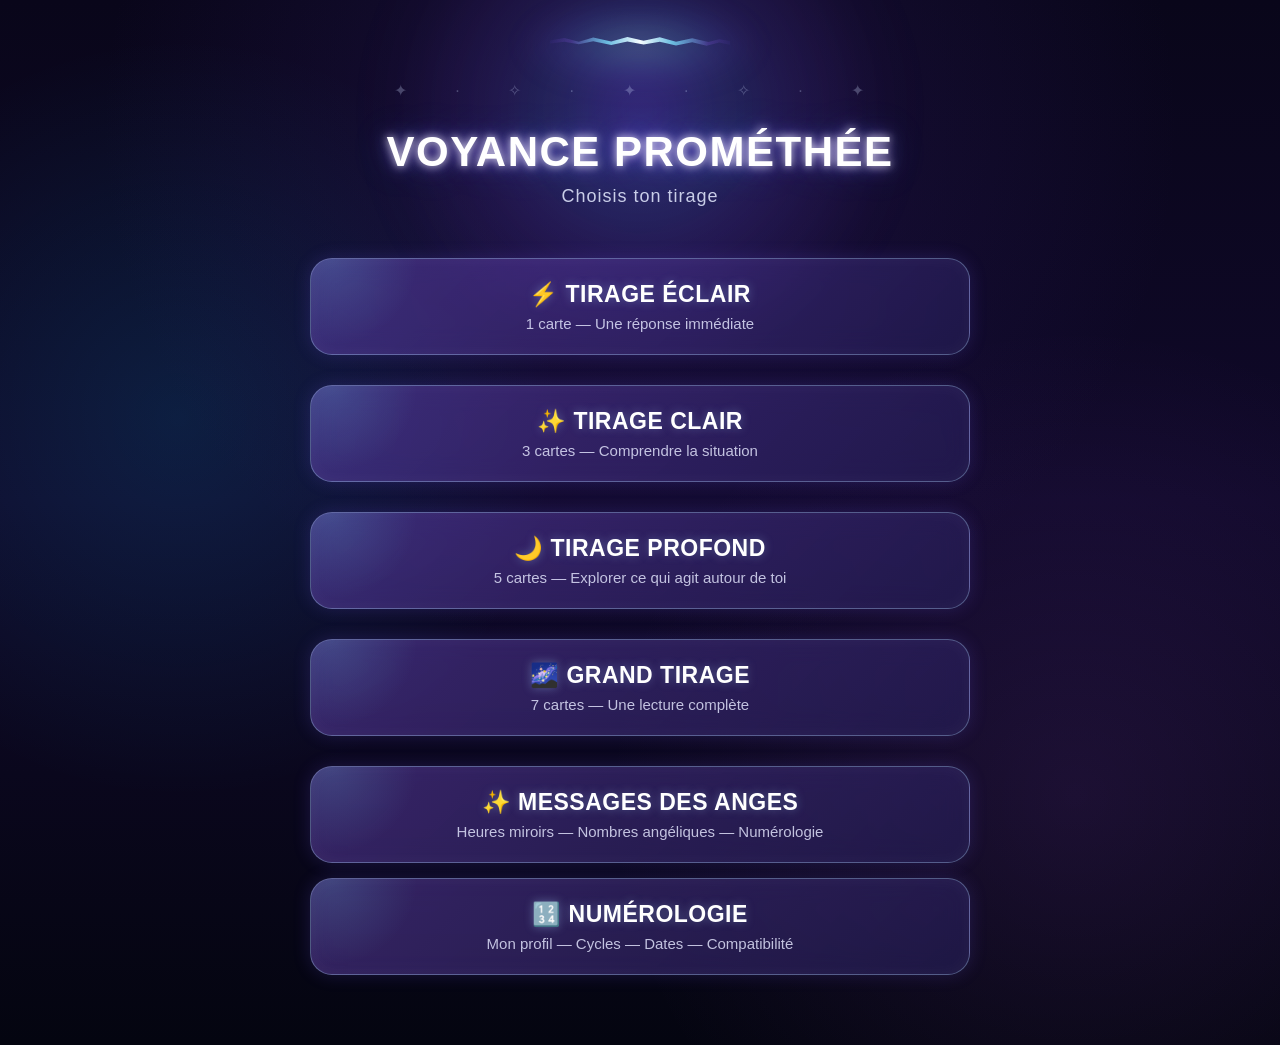
<file: index.html>
<!DOCTYPE html>
<html lang="fr">

<head>

  <meta charset="UTF-8">

  <meta
    name="viewport"
    content="width=device-width, initial-scale=1.0, viewport-fit=cover"
  >

  <meta
    name="theme-color"
    content="#09061a"
  >

  <title>
    Voyance Prométhée
  </title>

  <!-- ICÔNE IPHONE / IPAD -->
  <link
    rel="apple-touch-icon"
    href="images/Icone-app.PNG"
  >

  <!-- ICÔNE NAVIGATEUR -->
  <link
    rel="icon"
    type="image/png"
    href="images/Icone-app.PNG"
  >

  <!-- STYLE -->
  <link
    rel="stylesheet"
    href="style.css"
  >

</head>


<body>


  <!-- =====================================================
       ACCUEIL
  ====================================================== -->

  <main
    class="accueil"
    id="accueil"
  >

    <h1>
      VOYANCE PROMÉTHÉE
    </h1>

    <p class="sous-titre">
      Choisis ton tirage
    </p>


    <!-- TIRAGE 1 CARTE -->

    <button
      class="bouton-tirage"
      data-tirage="1"
      type="button"
    >

      <span class="nom-tirage">
        ⚡ TIRAGE ÉCLAIR
      </span>

      <span class="description">
        1 carte — Une réponse immédiate
      </span>

    </button>


    <!-- TIRAGE 3 CARTES -->

    <button
      class="bouton-tirage"
      data-tirage="3"
      type="button"
    >

      <span class="nom-tirage">
        ✨ TIRAGE CLAIR
      </span>

      <span class="description">
        3 cartes — Comprendre la situation
      </span>

    </button>


    <!-- TIRAGE 5 CARTES -->

    <button
      class="bouton-tirage"
      data-tirage="5"
      type="button"
    >

      <span class="nom-tirage">
        🌙 TIRAGE PROFOND
      </span>

      <span class="description">
        5 cartes — Explorer ce qui agit autour de toi
      </span>

    </button>


    <!-- TIRAGE 7 CARTES -->

    <button
      class="bouton-tirage"
      data-tirage="7"
      type="button"
    >

      <span class="nom-tirage">
        🌌 GRAND TIRAGE
      </span>

      <span class="description">
        7 cartes — Une lecture complète
      </span>

    </button>
<!-- MESSAGES DES ANGES -->

<a
  href="messages-des-anges.html"
  class="bouton-tirage"
  style="display:flex; flex-direction:column; align-items:center; justify-content:center; text-decoration:none;"
>

  <span class="nom-tirage">
    ✨ MESSAGES DES ANGES
  </span>

  <span class="description">
    Heures miroirs — Nombres angéliques — Numérologie
  </span>

</a>

<!-- NUMÉROLOGIE -->

<a
  href="numerologie.html"
  class="bouton-tirage"
  style="display:flex; flex-direction:column; align-items:center; justify-content:center; text-decoration:none;"
>

  <span class="nom-tirage">
    🔢 NUMÉROLOGIE
  </span>

  <span class="description">
    Mon profil — Cycles — Dates — Compatibilité
  </span>

</a>

    
  </main>


  <!-- =====================================================
       ÉCRAN DE TIRAGE
  ====================================================== -->

  <section
    class="zone-tirage"
    id="zoneTirage"
    hidden
  >

    <header class="entete-tirage">

      <h2 id="titreTirage">
      </h2>

      <p
        class="description-tirage"
        id="descriptionTirage"
      >
      </p>

    </header>

<div class="contexte-tirage">
  <label for="domaineTirage">
    ✨ Quel domaine souhaites-tu explorer ?
  </label>

  <select id="domaineTirage">
    <option value="general">Lecture générale</option>
    <option value="amour">Amour et relations</option>
    <option value="travail">Travail et projets</option>
    <option value="choix">Choix et décisions</option>
    <option value="personnel">Évolution personnelle</option>
    <option value="famille">Famille et entourage</option>
  </select>

  <label for="questionTirage">
    Ta question (facultative)
  </label>

  <textarea
    id="questionTirage"
    rows="3"
    maxlength="400"
    placeholder="Quelle situation souhaites-tu explorer ?"
  ></textarea>
</div>
    
    <!-- CARTES -->

    <div
      class="cartes-tirage"
      id="cartesTirage"
    >
    </div>


    <!-- ===================================================
         LECTURE APPROFONDIE
    ==================================================== -->

    <section
      class="lecture-approfondie"
      id="lectureApprofondie"
    >

      <button
        class="bouton-lecture"
        id="lectureApprofondieBtn"
        type="button"
        hidden
      >
        🔮 Lecture approfondie
      </button>


      <div
        class="lecture-resultat"
        id="lectureApprofondieZone"
        hidden
      >

        <div class="lecture-entete">

          <div class="lecture-symbole">
            ✦
          </div>

          <h3>
            Lecture approfondie
          </h3>

          <p>
            Les cartes sont maintenant interprétées
            en relation les unes avec les autres.
          </p>

        </div>


        <!-- ÉNERGIE GÉNÉRALE -->

        <section
          class="lecture-section"
          id="lectureEnergieGenerale"
          hidden
        >

          <h4>
            Énergie générale
          </h4>

          <div
            class="lecture-contenu"
            id="lectureEnergieContenu"
          >
          </div>

        </section>


        <!-- ASSOCIATIONS -->

        <section
          class="lecture-section"
          id="lectureAssociations"
        >

          <h4>
            Associations des cartes
          </h4>

          <div
            class="lecture-contenu"
            id="lectureAssociationsContenu"
          >
          </div>

        </section>


        <!-- FAMILLE DOMINANTE -->

        <section
          class="lecture-section"
          id="lectureFamilleDominante"
          hidden
        >

          <h4>
            Influence dominante
          </h4>

          <div
            class="lecture-contenu"
            id="lectureFamilleContenu"
          >
          </div>

        </section>


        <!-- SYNTHÈSE -->

        <section
          class="lecture-section lecture-synthese"
          id="lectureSynthese"
          hidden
        >

          <h4>
            Synthèse
          </h4>

          <div
            class="lecture-contenu"
            id="lectureSyntheseContenu"
          >
          </div>

        </section>

      </div>

    </section>


    <!-- ===================================================
         ACTIONS
    ==================================================== -->

    <div class="actions-tirage">

      <button
        class="bouton-action bouton-nouveau"
        id="nouveauTirageBtn"
        type="button"
      >
        🔄 Nouveau tirage
      </button>

      <button
        class="bouton-action bouton-retour"
        id="retourAccueilBtn"
        type="button"
      >
        ← Retour
      </button>

    </div>

  </section>


  <!-- =====================================================
       JAVASCRIPT
  ====================================================== -->

  <script src="script.js"></script>

</body>

</html>
</file>
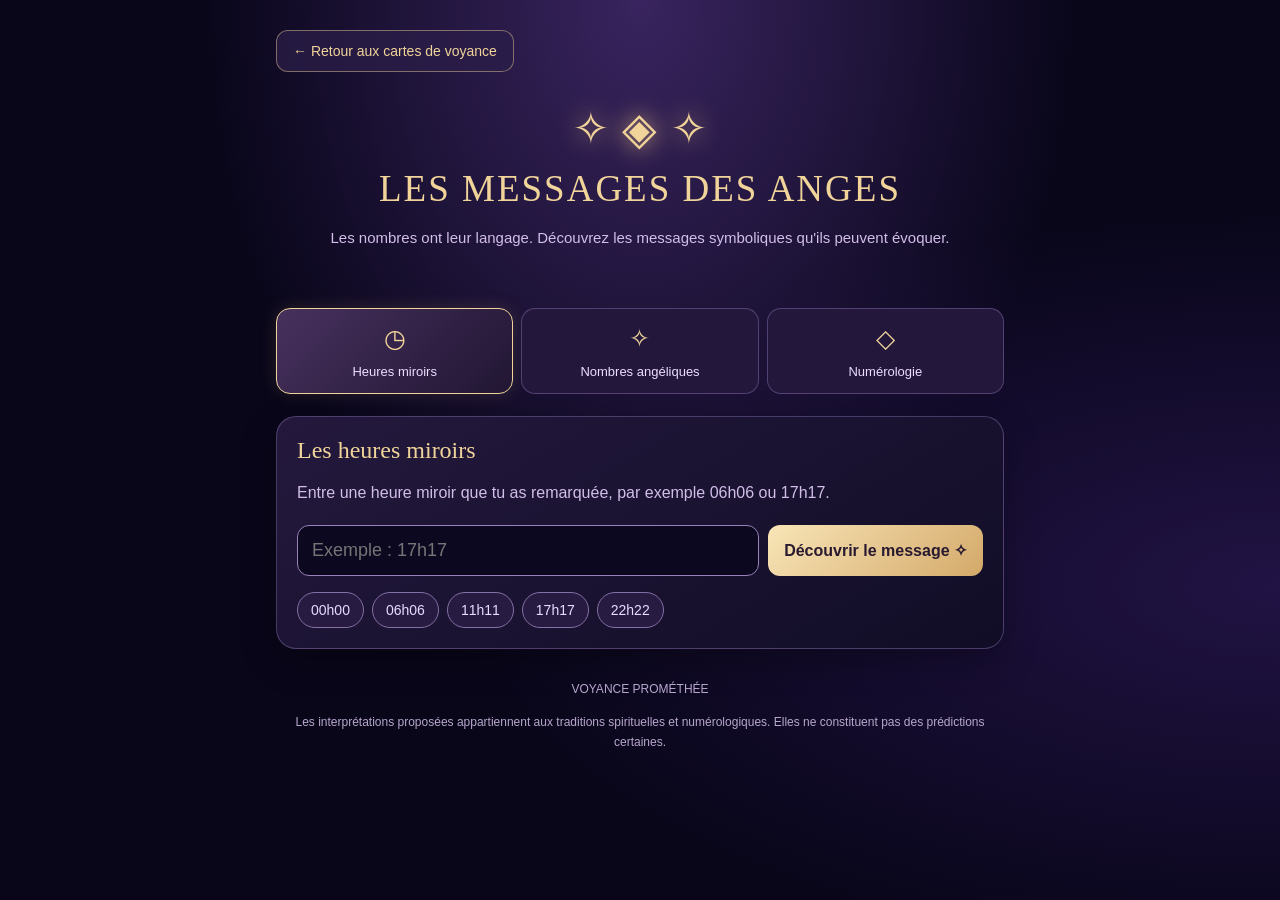
<file: messages-des-anges.html>
<!DOCTYPE html>
<html lang="fr">

<head>
  <meta charset="UTF-8">

  <meta
    name="viewport"
    content="width=device-width, initial-scale=1.0, viewport-fit=cover"
  >

  <meta name="theme-color" content="#09061a">

  <title>Les messages des anges - Voyance Prométhée</title>

  <link rel="stylesheet" href="messages-des-anges.css">

  <script src="messages-des-anges.js" defer></script>
</head>

<body>

  <main class="application">
<div class="navigation-retour">
  <a href="index.html" class="bouton-retour">
    ← Retour aux cartes de voyance
  </a>
</div>
    <header class="entete">
      <div class="symbole">✧ ◈ ✧</div>

      <h1>LES MESSAGES DES ANGES</h1>

      <p>
        Les nombres ont leur langage.
        Découvrez les messages symboliques
        qu'ils peuvent évoquer.
      </p>
    </header>

    <nav class="categories" aria-label="Catégories">

      <button
        type="button"
        class="categorie active"
        data-categorie="miroirs"
      >
        <span>◷</span>
        Heures miroirs
      </button>

      <button
        type="button"
        class="categorie"
        data-categorie="angeliques"
      >
        <span>✧</span>
        Nombres angéliques
      </button>

      <button
        type="button"
        class="categorie"
        data-categorie="numerologie"
      >
        <span>◇</span>
        Numérologie
      </button>

    </nav>

    <section class="panneau recherche">

      <h2 id="titreCategorie">Les heures miroirs</h2>

      <p class="description" id="descriptionCategorie">
        Entre une heure miroir que tu as remarquée.
      </p>

      <form id="formulaireRecherche">

        <input
          type="text"
          id="nombreRecherche"
          placeholder="Exemple : 17h17"
          maxlength="20"
          autocomplete="off"
          required
        >

        <button type="submit" class="bouton-principal">
          Découvrir le message ✧
        </button>

      </form>

      <div id="exemples" class="liste-nombres"></div>

    </section>

    <section
      id="resultat"
      class="panneau resultat"
      hidden
      aria-live="polite"
    >

      <p id="typeResultat" class="type-resultat"></p>

      <div id="nombreResultat" class="grand-nombre"></div>

      <div class="partie-lecture">
        <h3>✧ Le message symbolique</h3>
        <p id="messageSymbolique"></p>
      </div>

      <div class="partie-lecture">
        <h3>✧ Lecture approfondie</h3>
        <p id="lectureApprofondie"></p>
      </div>

      <div class="partie-lecture">
        <h3>✧ Une direction à explorer</h3>
        <p id="conseilMessage"></p>
      </div>

    </section>

    <section id="historique" class="panneau historique" hidden>

      <div class="entete-historique">
        <h2>Mes nombres consultés</h2>

        <button
          type="button"
          id="effacerHistorique"
          class="bouton-effacer"
        >
          Effacer
        </button>
      </div>

      <div id="listeHistorique" class="liste-nombres"></div>

    </section>

    <footer>
      <p>VOYANCE PROMÉTHÉE</p>

      <p>
        Les interprétations proposées appartiennent
        aux traditions spirituelles et numérologiques.
        Elles ne constituent pas des prédictions certaines.
      </p>
    </footer>

  </main>

</body>
</html>
</file>
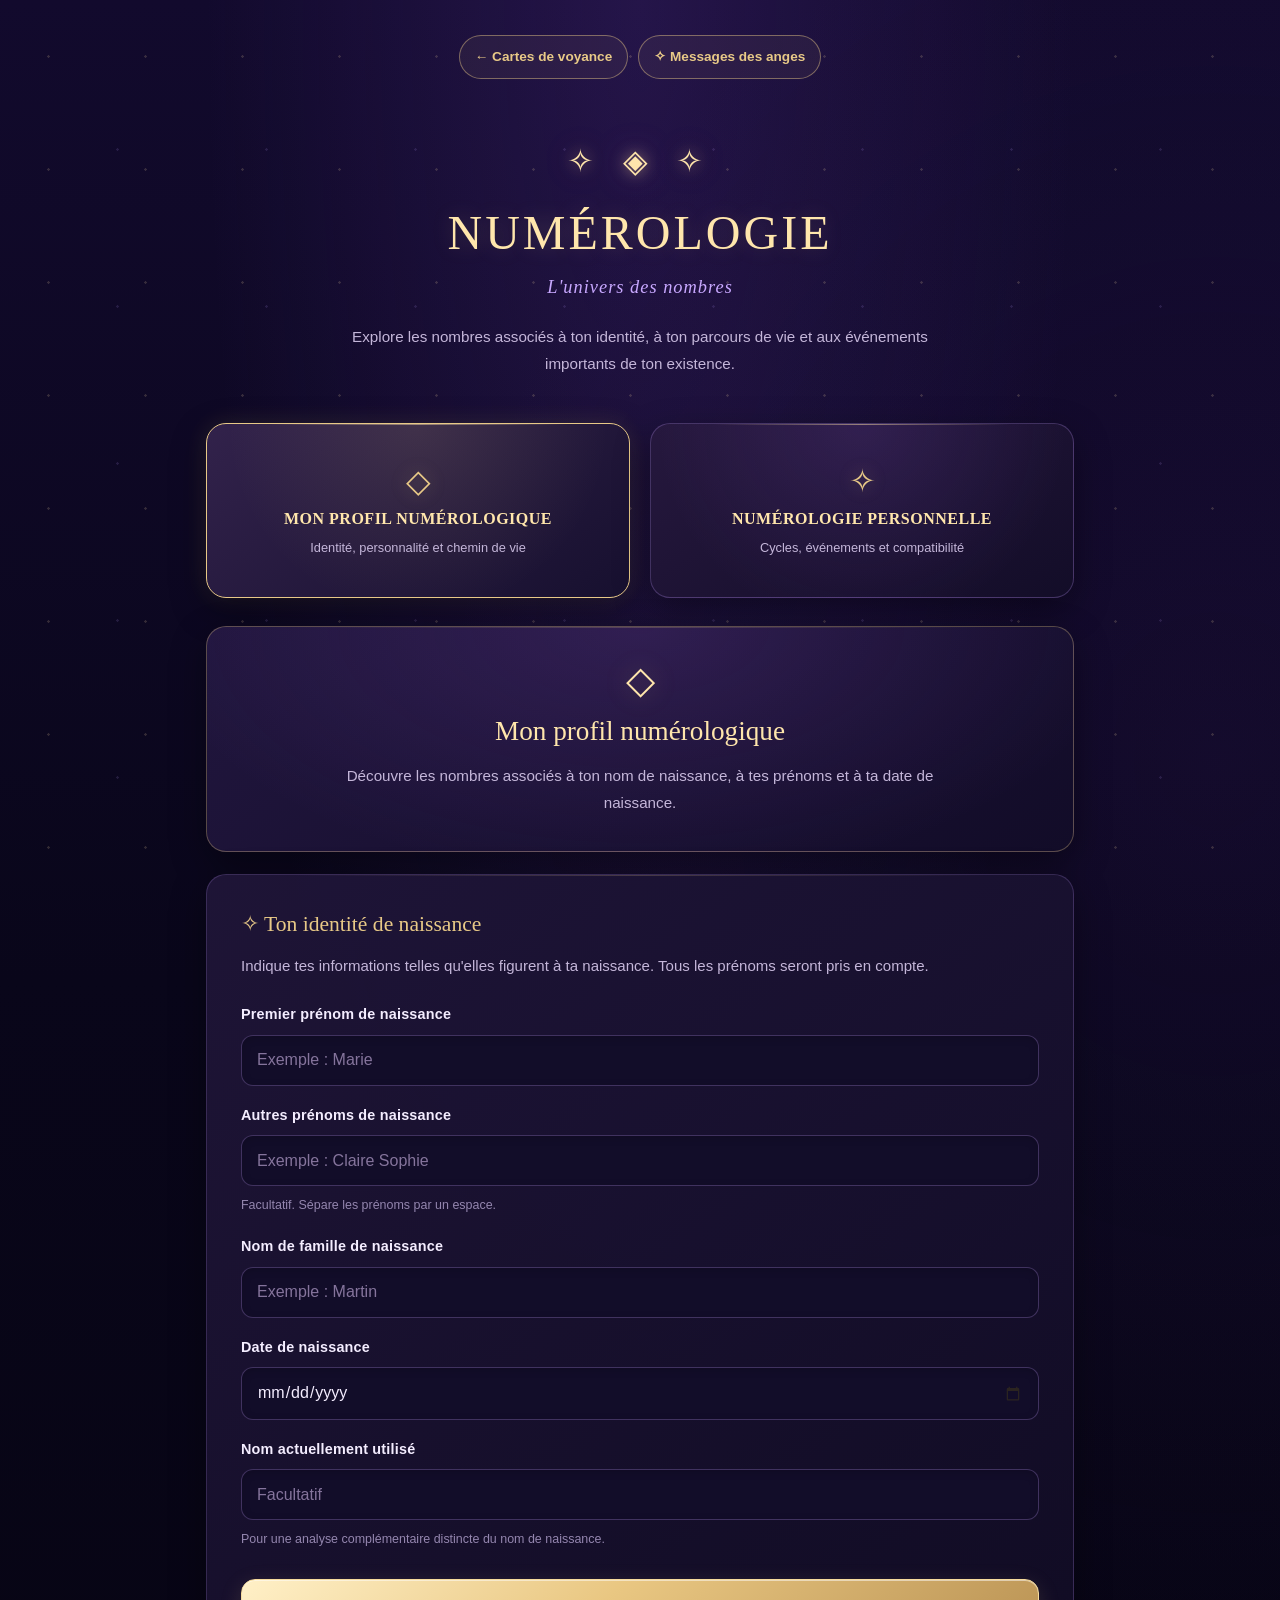
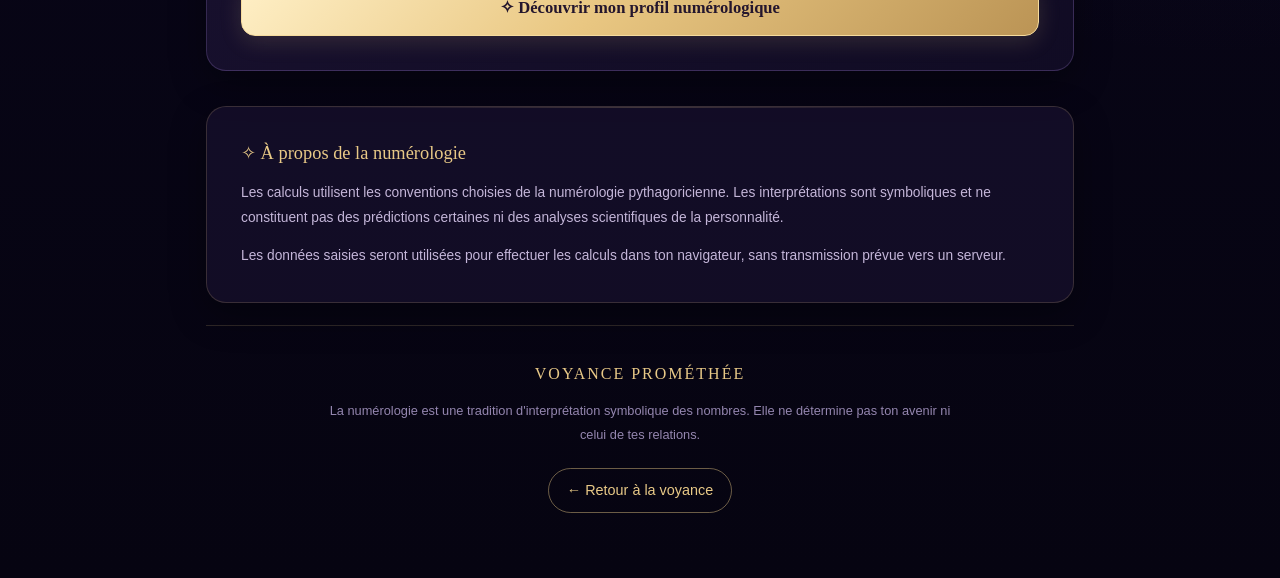
<file: numerologie.html>
<!DOCTYPE html>
<html lang="fr">

<head>

  <meta charset="UTF-8">

  <meta
    name="viewport"
    content="width=device-width, initial-scale=1.0, viewport-fit=cover"
  >

  <meta name="theme-color" content="#09061a">

  <meta
    name="apple-mobile-web-app-capable"
    content="yes"
  >

  <title>
    Numérologie - Voyance Prométhée
  </title>

  <!-- CSS -->
  <link rel="stylesheet" href="numerologie.css">

  <!-- JAVASCRIPT -->
  <script src="numerologie.js" defer></script>

</head>

<body>

  <main class="application">

    <!-- =========================================
         NAVIGATION
    ========================================== -->

    <nav class="navigation-principale"
         aria-label="Navigation principale">

      <a href="index.html" class="bouton-retour">
        ← Cartes de voyance
      </a>

      <a
        href="messages-des-anges.html"
        class="bouton-retour"
      >
        ✧ Messages des anges
      </a>

    </nav>


    <!-- =========================================
         EN-TÊTE
    ========================================== -->

    <header class="entete">

      <div class="symbole-principal"
           aria-hidden="true">
        ✧ ◈ ✧
      </div>

      <h1>NUMÉROLOGIE</h1>

      <p class="sous-titre">
        L'univers des nombres
      </p>

      <p class="introduction">
        Explore les nombres associés à ton identité,
        à ton parcours de vie et aux événements
        importants de ton existence.
      </p>

    </header>


    <!-- =========================================
         CHOIX DES DEUX RUBRIQUES
    ========================================== -->

    <nav class="menu-numerologie"
         aria-label="Rubriques de numérologie">

      <button
        type="button"
        class="bouton-rubrique actif"
        id="boutonProfil"
        data-rubrique="profil"
        aria-controls="rubriqueProfil"
        aria-expanded="true"
      >
        <span class="icone-rubrique">◇</span>

        <span class="nom-rubrique">
          MON PROFIL NUMÉROLOGIQUE
        </span>

        <span class="description-rubrique">
          Identité, personnalité et chemin de vie
        </span>
      </button>

      <button
        type="button"
        class="bouton-rubrique"
        id="boutonPersonnel"
        data-rubrique="personnel"
        aria-controls="rubriquePersonnel"
        aria-expanded="false"
      >
        <span class="icone-rubrique">✧</span>

        <span class="nom-rubrique">
          NUMÉROLOGIE PERSONNELLE
        </span>

        <span class="description-rubrique">
          Cycles, événements et compatibilité
        </span>
      </button>

    </nav>


    <!-- =========================================
         RUBRIQUE 1
         MON PROFIL NUMÉROLOGIQUE
    ========================================== -->

    <section
      id="rubriqueProfil"
      class="rubrique"
    >

      <div class="panneau presentation">

        <div class="symbole-section"
             aria-hidden="true">
          ◇
        </div>

        <h2>Mon profil numérologique</h2>

        <p>
          Découvre les nombres associés à ton
          nom de naissance, à tes prénoms et
          à ta date de naissance.
        </p>

      </div>


      <!-- INFORMATIONS PERSONNELLES -->

      <section class="panneau">

        <h3>✧ Ton identité de naissance</h3>

        <p class="description">
          Indique tes informations telles
          qu'elles figurent à ta naissance.
          Tous les prénoms seront pris en compte.
        </p>

        <form id="formulaireProfil">

          <div class="champ">

            <label for="prenomNaissance">
              Premier prénom de naissance
            </label>

            <input
              type="text"
              id="prenomNaissance"
              name="prenomNaissance"
              placeholder="Exemple : Marie"
              autocomplete="off"
              maxlength="100"
              required
            >

          </div>


          <div class="champ">

            <label for="autresPrenoms">
              Autres prénoms de naissance
            </label>

            <input
              type="text"
              id="autresPrenoms"
              name="autresPrenoms"
              placeholder="Exemple : Claire Sophie"
              autocomplete="off"
              maxlength="200"
            >

            <p class="aide-champ">
              Facultatif. Sépare les prénoms
              par un espace.
            </p>

          </div>


          <div class="champ">

            <label for="nomNaissance">
              Nom de famille de naissance
            </label>

            <input
              type="text"
              id="nomNaissance"
              name="nomNaissance"
              placeholder="Exemple : Martin"
              autocomplete="off"
              maxlength="150"
              required
            >

          </div>


          <div class="champ">

            <label for="dateNaissance">
              Date de naissance
            </label>

            <input
              type="date"
              id="dateNaissance"
              name="dateNaissance"
              required
            >

          </div>


          <div class="champ">

            <label for="nomUsage">
              Nom actuellement utilisé
            </label>

            <input
              type="text"
              id="nomUsage"
              name="nomUsage"
              placeholder="Facultatif"
              autocomplete="off"
              maxlength="150"
            >

            <p class="aide-champ">
              Pour une analyse complémentaire
              distincte du nom de naissance.
            </p>

          </div>


          <button
            type="submit"
            class="bouton-principal"
            id="calculerProfil"
          >
            ✧ Découvrir mon profil numérologique
          </button>

        </form>

      </section>


      <!-- RÉSULTATS DU PROFIL -->

      <section
        id="resultatProfil"
        class="panneau resultat"
        hidden
        aria-live="polite"
      >

        <div class="resultat-entete">

          <div class="symbole-resultat"
               aria-hidden="true">
            ✦
          </div>

          <h3>Ton portrait numérologique</h3>

          <p id="identiteResultat"></p>

        </div>


        <div class="grille-resultats">

          <article class="carte-nombre">

            <h4>Chemin de vie</h4>

            <div
              id="nombreCheminVie"
              class="valeur-nombre"
            ></div>

            <p id="resumeCheminVie"></p>

          </article>


          <article class="carte-nombre">

            <h4>Nombre d'expression</h4>

            <div
              id="nombreExpression"
              class="valeur-nombre"
            ></div>

            <p id="resumeExpression"></p>

          </article>


          <article class="carte-nombre">

            <h4>Élan de l'âme</h4>

            <div
              id="nombreAme"
              class="valeur-nombre"
            ></div>

            <p id="resumeAme"></p>

          </article>


          <article class="carte-nombre">

            <h4>Nombre de personnalité</h4>

            <div
              id="nombrePersonnalite"
              class="valeur-nombre"
            ></div>

            <p id="resumePersonnalite"></p>

          </article>


          <article class="carte-nombre">

            <h4>Nombre de maturité</h4>

            <div
              id="nombreMaturite"
              class="valeur-nombre"
            ></div>

            <p id="resumeMaturite"></p>

          </article>

        </div>


        <!-- EXPLICATION DES CALCULS -->

        <section class="partie-lecture">

          <h4>✧ Comment tes nombres sont calculés</h4>

          <div
            id="detailsCalculProfil"
            class="lecture-contenu"
          ></div>

        </section>


        <!-- FORCES -->

        <section class="partie-lecture">

          <h4>✧ Tes forces symboliques</h4>

          <div
            id="lectureForces"
            class="lecture-contenu"
          ></div>

        </section>


        <!-- DÉFIS -->

        <section class="partie-lecture">

          <h4>✧ Tes défis et tes équilibres</h4>

          <div
            id="lectureDefis"
            class="lecture-contenu"
          ></div>

        </section>


        <!-- ASPIRATIONS -->

        <section class="partie-lecture">

          <h4>✧ Tes aspirations profondes</h4>

          <div
            id="lectureAspirations"
            class="lecture-contenu"
          ></div>

        </section>


        <!-- RELATIONS -->

        <section class="partie-lecture">

          <h4>✧ Tes relations et tes échanges</h4>

          <div
            id="lectureRelations"
            class="lecture-contenu"
          ></div>

        </section>


        <!-- SYNTHÈSE -->

        <section class="partie-lecture synthese">

          <h4>✧ Synthèse de ton profil</h4>

          <div
            id="syntheseProfil"
            class="lecture-contenu"
          ></div>

        </section>

      </section>

    </section>


    <!-- =========================================
         RUBRIQUE 2
         NUMÉROLOGIE PERSONNELLE
    ========================================== -->

    <section
      id="rubriquePersonnel"
      class="rubrique"
      hidden
    >

      <div class="panneau presentation">

        <div class="symbole-section"
             aria-hidden="true">
          ✧
        </div>

        <h2>Numérologie personnelle</h2>

        <p>
          Explore les influences symboliques
          associées aux cycles de ta vie,
          aux dates importantes et aux relations.
        </p>

      </div>


      <!-- SOUS-MENU -->

      <nav
        class="sous-menu"
        aria-label="Analyses personnelles"
      >

        <button
          type="button"
          class="bouton-sous-menu actif"
          data-analyse="cycles"
          aria-pressed="true"
        >
          Mes cycles
        </button>

        <button
          type="button"
          class="bouton-sous-menu"
          data-analyse="evenement"
          aria-pressed="false"
        >
          Date importante
        </button>

        <button
          type="button"
          class="bouton-sous-menu"
          data-analyse="compatibilite"
          aria-pressed="false"
        >
          Compatibilité
        </button>

      </nav>


      <!-- ======================================
           MES CYCLES PERSONNELS
      ======================================= -->

      <section
        id="analyseCycles"
        class="analyse-personnelle"
      >

        <div class="panneau">

          <h3>✧ Mes cycles personnels</h3>

          <p class="description">
            Découvre les thèmes symboliques
            associés à ton année personnelle,
            ton mois personnel et ton jour personnel.
          </p>

          <form id="formulaireCycles">

            <div class="champ">

              <label for="naissanceCycles">
                Ta date de naissance
              </label>

              <input
                type="date"
                id="naissanceCycles"
                required
              >

            </div>

            <div class="champ">

              <label for="dateCycles">
                Date à étudier
              </label>

              <input
                type="date"
                id="dateCycles"
                required
              >

            </div>

            <button
              type="submit"
              class="bouton-principal"
            >
              ✧ Découvrir mes cycles
            </button>

          </form>

        </div>


        <section
          id="resultatCycles"
          class="panneau resultat"
          hidden
          aria-live="polite"
        >

          <h3>Mes cycles numérologiques</h3>

          <div class="grille-resultats">

            <article class="carte-nombre">

              <h4>Année personnelle</h4>

              <div
                id="nombreAnneePersonnelle"
                class="valeur-nombre"
              ></div>

              <p id="resumeAnneePersonnelle"></p>

            </article>

            <article class="carte-nombre">

              <h4>Mois personnel</h4>

              <div
                id="nombreMoisPersonnel"
                class="valeur-nombre"
              ></div>

              <p id="resumeMoisPersonnel"></p>

            </article>

            <article class="carte-nombre">

              <h4>Jour personnel</h4>

              <div
                id="nombreJourPersonnel"
                class="valeur-nombre"
              ></div>

              <p id="resumeJourPersonnel"></p>

            </article>

          </div>


          <section class="partie-lecture">

            <h4>✧ Détails des calculs</h4>

            <div
              id="detailsCalculCycles"
              class="lecture-contenu"
            ></div>

          </section>


          <section class="partie-lecture">

            <h4>✧ Lecture de cette période</h4>

            <div
              id="lectureCycles"
              class="lecture-contenu"
            ></div>

          </section>

        </section>

      </section>


      <!-- ======================================
           ANALYSE D'UNE DATE IMPORTANTE
      ======================================= -->

      <section
        id="analyseEvenement"
        class="analyse-personnelle"
        hidden
      >

        <div class="panneau">

          <h3>✧ Une date importante</h3>

          <p class="description">
            Étudie la symbolique numérologique
            d'une date prévue pour un événement.
          </p>

          <form id="formulaireEvenement">

            <div class="champ">

              <label for="naissanceEvenement">
                Ta date de naissance
              </label>

              <input
                type="date"
                id="naissanceEvenement"
                required
              >

            </div>


            <div class="champ">

              <label for="dateEvenement">
                Date de l'événement
              </label>

              <input
                type="date"
                id="dateEvenement"
                required
              >

            </div>


            <div class="champ">

              <label for="typeEvenement">
                Nature de l'événement
              </label>

              <select
                id="typeEvenement"
                required
              >

                <option value="">
                  Choisir un événement
                </option>

                <option value="amour">
                  Mariage ou rencontre
                </option>

                <option value="travail">
                  Travail ou projet professionnel
                </option>

                <option value="voyage">
                  Voyage
                </option>

                <option value="demenagement">
                  Déménagement
                </option>

                <option value="projet">
                  Nouveau projet
                </option>

                <option value="personnel">
                  Événement personnel
                </option>

              </select>

            </div>


            <div class="champ">

              <label for="nomEvenement">
                Nom de l'événement
              </label>

              <input
                type="text"
                id="nomEvenement"
                placeholder="Facultatif"
                maxlength="120"
              >

            </div>


            <button
              type="submit"
              class="bouton-principal"
            >
              ✧ Analyser cette date
            </button>

          </form>

        </div>


        <section
          id="resultatEvenement"
          class="panneau resultat"
          hidden
          aria-live="polite"
        >

          <h3>Étude de ton événement</h3>

          <p id="titreResultatEvenement"></p>

          <div class="grille-resultats">

            <article class="carte-nombre">

              <h4>Nombre de la date</h4>

              <div
                id="nombreDateEvenement"
                class="valeur-nombre"
              ></div>

            </article>

            <article class="carte-nombre">

              <h4>Ton jour personnel</h4>

              <div
                id="nombreJourEvenement"
                class="valeur-nombre"
              ></div>

            </article>

          </div>


          <section class="partie-lecture">

            <h4>✧ Détails des calculs</h4>

            <div
              id="detailsCalculEvenement"
              class="lecture-contenu"
            ></div>

          </section>


          <section class="partie-lecture">

            <h4>✧ Signification de cette date</h4>

            <div
              id="lectureEvenement"
              class="lecture-contenu"
            ></div>

          </section>


          <section class="partie-lecture">

            <h4>✧ Une direction à explorer</h4>

            <div
              id="conseilEvenement"
              class="lecture-contenu"
            ></div>

          </section>

        </section>

      </section>


      <!-- ======================================
           COMPATIBILITÉ
      ======================================= -->

      <section
        id="analyseCompatibilite"
        class="analyse-personnelle"
        hidden
      >

        <div class="panneau">

          <h3>✧ Compatibilité numérologique</h3>

          <p class="description">
            Compare deux chemins de vie pour
            explorer leurs complémentarités
            et leurs différences symboliques.
          </p>

          <form id="formulaireCompatibilite">

            <div class="champ">

              <label for="prenomPersonne1">
                Prénom de la première personne
              </label>

              <input
                type="text"
                id="prenomPersonne1"
                placeholder="Facultatif"
                maxlength="100"
              >

            </div>


            <div class="champ">

              <label for="datePersonne1">
                Sa date de naissance
              </label>

              <input
                type="date"
                id="datePersonne1"
                required
              >

            </div>


            <div class="separateur-personnes">
              ✧ ET ✧
            </div>


            <div class="champ">

              <label for="prenomPersonne2">
                Prénom de la deuxième personne
              </label>

              <input
                type="text"
                id="prenomPersonne2"
                placeholder="Facultatif"
                maxlength="100"
              >

            </div>


            <div class="champ">

              <label for="datePersonne2">
                Sa date de naissance
              </label>

              <input
                type="date"
                id="datePersonne2"
                required
              >

            </div>


            <div class="champ">

              <label for="typeRelation">
                Type de relation
              </label>

              <select id="typeRelation">

                <option value="amoureuse">
                  Relation amoureuse
                </option>

                <option value="amicale">
                  Amitié
                </option>

                <option value="familiale">
                  Relation familiale
                </option>

                <option value="professionnelle">
                  Relation professionnelle
                </option>

              </select>

            </div>


            <button
              type="submit"
              class="bouton-principal"
            >
              ✧ Étudier notre compatibilité
            </button>

          </form>

        </div>


        <section
          id="resultatCompatibilite"
          class="panneau resultat"
          hidden
          aria-live="polite"
        >

          <h3>Étude de compatibilité</h3>

          <div class="grille-resultats">

            <article class="carte-nombre">

              <h4 id="nomResultatPersonne1">
                Première personne
              </h4>

              <div
                id="nombrePersonne1"
                class="valeur-nombre"
              ></div>

            </article>


            <article class="carte-nombre">

              <h4 id="nomResultatPersonne2">
                Deuxième personne
              </h4>

              <div
                id="nombrePersonne2"
                class="valeur-nombre"
              ></div>

            </article>

          </div>


          <section class="partie-lecture">

            <h4>✧ Détails des calculs</h4>

            <div
              id="detailsCalculCompatibilite"
              class="lecture-contenu"
            ></div>

          </section>


          <section class="partie-lecture">

            <h4>✧ Les complémentarités</h4>

            <div
              id="lectureComplementarites"
              class="lecture-contenu"
            ></div>

          </section>


          <section class="partie-lecture">

            <h4>✧ Les différences et les défis</h4>

            <div
              id="lectureDifferences"
              class="lecture-contenu"
            ></div>

          </section>


          <section class="partie-lecture synthese">

            <h4>✧ Synthèse de la relation</h4>

            <div
              id="syntheseCompatibilite"
              class="lecture-contenu"
            ></div>

          </section>

        </section>

      </section>

    </section>


    <!-- =========================================
         CONFIDENTIALITÉ ET INFORMATIONS
    ========================================== -->

    <section class="panneau informations">

      <h3>✧ À propos de la numérologie</h3>

      <p>
        Les calculs utilisent les conventions
        choisies de la numérologie pythagoricienne.
        Les interprétations sont symboliques
        et ne constituent pas des prédictions
        certaines ni des analyses scientifiques
        de la personnalité.
      </p>

      <p>
        Les données saisies seront utilisées
        pour effectuer les calculs dans
        ton navigateur, sans transmission
        prévue vers un serveur.
      </p>

    </section>


    <!-- =========================================
         PIED DE PAGE
    ========================================== -->

    <footer>

      <p>VOYANCE PROMÉTHÉE</p>

      <p>
        La numérologie est une tradition
        d'interprétation symbolique des nombres.
        Elle ne détermine pas ton avenir
        ni celui de tes relations.
      </p>

      <a href="index.html">
        ← Retour à la voyance
      </a>

    </footer>

  </main>

</body>
</html>
</file>
<file: style.css>
/* =========================================================
   VOYANCE PROMÉTHÉE
   STYLE.CSS
========================================================= */


/* =========================================================
   BASE
========================================================= */

* {
  box-sizing: border-box;
}

html {
  min-height: 100%;
}

body {
  margin: 0;

  min-height: 100vh;

  font-family:
    Arial,
    Helvetica,
    sans-serif;

  color: white;

  text-align: center;

  display: flex;
  justify-content: center;
  align-items: center;

  overflow-x: hidden;

  position: relative;

  background:
    radial-gradient(
      circle at 50% 12%,
      rgba(111, 82, 255, 0.30) 0%,
      rgba(61, 37, 130, 0.16) 22%,
      transparent 48%
    ),

    radial-gradient(
      circle at 14% 40%,
      rgba(0, 191, 255, 0.12) 0%,
      transparent 30%
    ),

    radial-gradient(
      circle at 84% 76%,
      rgba(195, 95, 255, 0.10) 0%,
      transparent 35%
    ),

    linear-gradient(
      180deg,
      #09061a 0%,
      #10092a 48%,
      #040510 100%
    );
}


/* =========================================================
   HALO GÉNÉRAL
========================================================= */

body::before {
  content: "";

  position: fixed;

  top: -80px;
  left: 50%;

  transform: translateX(-50%);

  width: 700px;
  height: 380px;

  background:
    radial-gradient(
      circle,
      rgba(114, 94, 255, 0.18) 0%,
      rgba(72, 198, 255, 0.08) 22%,
      rgba(145, 85, 255, 0.05) 40%,
      transparent 70%
    );

  filter: blur(18px);

  pointer-events: none;

  z-index: 0;
}


/* =========================================================
   PETITES ÉTOILES
========================================================= */

body::after {
  content:
    "✦     ·        ✧        ·      ✦      ·       ✧     ·      ✦";

  position: fixed;

  top: 9%;
  left: 5%;

  width: 90%;

  font-size: 16px;

  letter-spacing: 22px;

  color:
    rgba(208, 224, 255, 0.28);

  pointer-events: none;

  z-index: 0;
}


/* =========================================================
   ÉLÉMENTS CACHÉS
========================================================= */

[hidden] {
  display: none !important;
}


/* =========================================================
   ACCUEIL
========================================================= */

.accueil {
  width: 92%;

  max-width: 700px;

  padding:
    40px
    20px
    55px;

  position: relative;

  z-index: 2;
}


/* =========================================================
   HALO DE LA BRÈCHE
========================================================= */

.accueil::before {
  content: "";

  position: absolute;

  top: 0;
  left: 50%;

  transform: translateX(-50%);

  width: 240px;
  height: 90px;

  border-radius: 50%;

  background:
    radial-gradient(
      ellipse at center,
      rgba(185, 240, 255, 0.22) 0%,
      rgba(118, 214, 255, 0.15) 28%,
      rgba(132, 92, 255, 0.10) 48%,
      transparent 72%
    );

  filter: blur(12px);

  pointer-events: none;
}


/* =========================================================
   BRÈCHE LUMINEUSE
========================================================= */

.accueil::after {
  content: "";

  position: absolute;

  top: 28px;
  left: 50%;

  transform: translateX(-50%);

  width: 180px;
  height: 24px;

  background:
    linear-gradient(
      90deg,
      rgba(115, 72, 255, 0.05) 0%,
      rgba(154, 94, 255, 0.20) 12%,
      rgba(122, 224, 255, 0.78) 32%,
      rgba(245, 252, 255, 1) 50%,
      rgba(122, 224, 255, 0.78) 68%,
      rgba(154, 94, 255, 0.20) 88%,
      rgba(115, 72, 255, 0.05) 100%
    );

  clip-path:
    polygon(
      0% 52%,
      8% 42%,
      16% 57%,
      24% 40%,
      34% 56%,
      43% 38%,
      52% 53%,
      61% 39%,
      70% 57%,
      79% 43%,
      88% 58%,
      94% 47%,
      100% 54%,
      100% 70%,
      94% 60%,
      87% 74%,
      79% 59%,
      70% 73%,
      61% 57%,
      52% 69%,
      43% 56%,
      34% 71%,
      24% 55%,
      16% 68%,
      8% 57%,
      0% 65%
    );

  box-shadow:
    0 0 10px
      rgba(188, 243, 255, 0.95),

    0 0 24px
      rgba(109, 219, 255, 0.72),

    0 0 48px
      rgba(136, 82, 255, 0.40);

  pointer-events: none;
}


/* =========================================================
   TITRE ACCUEIL
========================================================= */

h1 {
  font-size: 42px;

  margin:
    88px
    0
    10px;

  letter-spacing: 1.5px;

  text-shadow:
    0 0 8px
      rgba(255, 255, 255, 0.82),

    0 0 18px
      rgba(137, 94, 255, 0.72),

    0 0 42px
      rgba(66, 207, 255, 0.30);
}

.sous-titre {
  font-size: 18px;

  margin:
    0
    0
    36px;

  color:
    rgba(228, 234, 255, 0.86);

  letter-spacing: 1px;
}


/* =========================================================
   BOUTONS DE TIRAGE
========================================================= */

.bouton-tirage {
  width: 100%;

  margin:
    15px
    0;

  padding:
    22px
    24px;

  border-radius: 22px;

  border:
    1px solid
    rgba(178, 220, 255, 0.35);

  color: white;

  cursor: pointer;

  position: relative;

  overflow: hidden;

  background:
    linear-gradient(
      135deg,
      rgba(126, 83, 220, 0.40),
      rgba(39, 32, 92, 0.58)
    );

  backdrop-filter: blur(14px);

  -webkit-backdrop-filter:
    blur(14px);

  box-shadow:
    0 0 18px
      rgba(119, 95, 255, 0.18),

    inset
    0 0 18px
      rgba(255, 255, 255, 0.04);

  transition:
    transform 0.25s ease,
    box-shadow 0.25s ease,
    border-color 0.25s ease;
}

.bouton-tirage::before {
  content: "";

  position: absolute;

  width: 180px;
  height: 180px;

  top: -90px;
  left: -70px;

  border-radius: 50%;

  background:
    radial-gradient(
      circle,
      rgba(115, 229, 255, 0.16),
      transparent 68%
    );

  pointer-events: none;
}

.bouton-tirage:hover,
.bouton-tirage:active {
  transform:
    translateY(-3px)
    scale(1.015);

  border-color:
    rgba(162, 229, 255, 0.75);

  box-shadow:
    0 0 18px
      rgba(104, 215, 255, 0.30),

    0 0 35px
      rgba(134, 77, 255, 0.25),

    inset
    0 0 20px
      rgba(255, 255, 255, 0.05);
}

.nom-tirage {
  display: block;

  font-size: 23px;

  font-weight: bold;

  margin-bottom: 7px;

  letter-spacing: 0.5px;

  text-shadow:
    0 0 10px
    rgba(169, 216, 255, 0.35);
}

.description {
  display: block;

  font-size: 15px;

  color:
    rgba(229, 232, 255, 0.82);
}


/* =========================================================
   ÉCRAN DE TIRAGE
========================================================= */

.zone-tirage {
  width: 92%;

  max-width: 1100px;

  margin: auto;

  padding:
    30px
    20px
    60px;

  text-align: center;

  position: relative;

  z-index: 2;
}

.entete-tirage {
  margin-bottom: 28px;
}

.zone-tirage h2 {
  margin:
    0
    0
    10px;

  font-size: 28px;

  text-shadow:
    0 0 14px
    rgba(140, 180, 255, 0.35);
}

.description-tirage {
  margin: 0;

  color:
    rgba(230, 235, 255, 0.85);

  font-size: 16px;
}


/* =========================================================
   ZONE DES CARTES
========================================================= */

.cartes-tirage {
  display: flex;

  flex-wrap: wrap;

  justify-content: center;

  align-items: flex-start;

  column-gap: 18px;

  row-gap: 28px;

  width: 100%;
}


/* =========================================================
   CONTENEUR D'UNE CARTE
========================================================= */

.carte-container {
  width: 140px;

  min-height: 285px;

  height: auto;

  position: relative;

  perspective: 1000px;

  flex:
    0
    0
    140px;

  display: flex;

  flex-direction: column;

  align-items: center;

  margin-bottom: 12px;
}


/* =========================================================
   CARTE 3D
========================================================= */

.carte-flip {
  position: relative;

  width: 140px;
  height: 210px;

  flex-shrink: 0;

  transform-style:
    preserve-3d;

  -webkit-transform-style:
    preserve-3d;

  transform:
    rotateY(0deg);

  -webkit-transform:
    rotateY(0deg);

  transform-origin:
    50% 50%;

  transition:
    transform 0.7s ease;

  -webkit-transition:
    -webkit-transform
    0.7s ease;

  cursor: pointer;
}

.carte-flip.retournee {
  transform:
    rotateY(180deg);

  -webkit-transform:
    rotateY(180deg);
}


/* =========================================================
   RECTO / DOS
========================================================= */

.carte-face {
  position: absolute;

  inset: 0;

  width: 100%;
  height: 100%;

  object-fit: cover;

  border-radius: 14px;

  backface-visibility: hidden;

  -webkit-backface-visibility:
    hidden;
}

.carte-dos {
  transform:
    rotateY(0deg);

  -webkit-transform:
    rotateY(0deg);

  box-shadow:
    0 0 20px
    rgba(120, 180, 255, 0.28);
}

.carte-recto {
  transform:
    rotateY(180deg);

  -webkit-transform:
    rotateY(180deg);

  box-shadow:
    0 0 24px
    rgba(150, 110, 255, 0.38);
}


/* =========================================================
   RÔLE DE LA CARTE
========================================================= */

.carte-role {
  margin-top: 14px;

  width: 140px;

  min-height: 48px;

  padding:
    0
    4px;

  font-size: 14px;

  font-weight: bold;

  color:
    rgba(230, 235, 255, 0.92);

  text-align: center;

  line-height: 1.35;

  display: flex;

  align-items: flex-start;

  justify-content: center;

  text-shadow:
    0 0 8px
    rgba(130, 190, 255, 0.35);
}


/* =========================================================
   INTERPRÉTATION INDIVIDUELLE
========================================================= */

.carte-interpretation {
  display: none;

  margin-top: 3px;

  width: 140px;

  text-align: center;

  line-height: 1.4;

  position: relative;

  z-index: 1;

  padding-bottom: 10px;

  font-size: 14px;

  color:
    rgba(230, 235, 255, 0.90);
}

.carte-interpretation.visible {
  display: block;
}


/* =========================================================
   LECTURE APPROFONDIE
========================================================= */

.lecture-approfondie {
  width: 100%;

  max-width: 760px;

  margin:
    20px
    auto
    0;

  position: relative;
}


/* =========================================================
   BOUTON LECTURE APPROFONDIE
========================================================= */

.bouton-lecture {
  margin-top: 18px;

  padding:
    15px
    26px;

  border: 1px solid
    rgba(153, 224, 255, 0.40);

  border-radius: 18px;

  color: white;

  font-size: 16px;

  font-weight: bold;

  cursor: pointer;

  background:
    linear-gradient(
      135deg,
      rgba(64, 173, 220, 0.70),
      rgba(112, 70, 220, 0.78)
    );

  box-shadow:
    0 0 18px
      rgba(88, 189, 255, 0.24),

    0 0 30px
      rgba(139, 84, 255, 0.15);

  transition:
    transform 0.2s ease,
    box-shadow 0.2s ease;
}

.bouton-lecture:hover,
.bouton-lecture:active {
  transform:
    translateY(-2px)
    scale(1.02);

  box-shadow:
    0 0 22px
      rgba(108, 210, 255, 0.36),

    0 0 40px
      rgba(139, 84, 255, 0.24);
}


/* =========================================================
   PANNEAU DE LECTURE APPROFONDIE
========================================================= */

.lecture-resultat {
  width: 100%;

  margin-top: 28px;

  padding:
    26px
    24px
    30px;

  border-radius: 24px;

  border:
    1px solid
    rgba(160, 215, 255, 0.25);

  background:
    linear-gradient(
      145deg,
      rgba(38, 28, 90, 0.72),
      rgba(18, 16, 50, 0.78)
    );

  backdrop-filter:
    blur(16px);

  -webkit-backdrop-filter:
    blur(16px);

  box-shadow:
    0 0 24px
      rgba(100, 100, 255, 0.14),

    inset
    0 0 24px
      rgba(255, 255, 255, 0.025);

  text-align: left;

  position: relative;

  overflow: hidden;
}

.lecture-resultat::before {
  content: "";

  position: absolute;

  top: -100px;
  left: 50%;

  transform:
    translateX(-50%);

  width: 320px;
  height: 190px;

  background:
    radial-gradient(
      circle,
      rgba(104, 218, 255, 0.12),
      rgba(123, 82, 255, 0.08),
      transparent 70%
    );

  pointer-events: none;
}


/* =========================================================
   EN-TÊTE LECTURE
========================================================= */

.lecture-entete {
  position: relative;

  z-index: 1;

  text-align: center;

  padding-bottom: 20px;

  margin-bottom: 10px;

  border-bottom:
    1px solid
    rgba(185, 217, 255, 0.12);
}

.lecture-symbole {
  font-size: 28px;

  margin-bottom: 5px;

  color:
    rgba(196, 235, 255, 0.96);

  text-shadow:
    0 0 12px
      rgba(115, 211, 255, 0.80),

    0 0 24px
      rgba(143, 88, 255, 0.45);
}

.lecture-entete h3 {
  margin:
    0
    0
    8px;

  font-size: 23px;

  text-align: center;

  text-shadow:
    0 0 12px
    rgba(145, 190, 255, 0.30);
}

.lecture-entete p {
  margin: 0;

  font-size: 14px;

  line-height: 1.5;

  color:
    rgba(225, 233, 255, 0.78);
}


/* =========================================================
   SECTIONS DE LA LECTURE
========================================================= */

.lecture-section {
  padding:
    20px
    0;

  position: relative;

  z-index: 1;
}

.lecture-section + .lecture-section {
  border-top:
    1px solid
    rgba(185, 217, 255, 0.10);
}

.lecture-section h4 {
  margin:
    0
    0
    14px;

  font-size: 17px;

  color:
    rgba(220, 238, 255, 0.96);

  text-align: center;

  letter-spacing: 0.3px;

  text-shadow:
    0 0 9px
      rgba(115, 190, 255, 0.28);
}

.lecture-contenu {
  font-size: 14px;

  line-height: 1.6;

  color:
    rgba(230, 235, 255, 0.88);
}


/* =========================================================
   BLOCS D'ASSOCIATION
   utilisés plus tard par le JS
========================================================= */

.association-carte {
  padding:
    16px
    16px;

  margin:
    12px
    0;

  border-radius: 16px;

  background:
    rgba(80, 70, 145, 0.16);

  border:
    1px solid
    rgba(160, 205, 255, 0.12);

  box-shadow:
    inset
    0 0 15px
    rgba(255, 255, 255, 0.015);
}

.association-titre {
  margin-bottom: 8px;

  font-weight: bold;

  font-size: 14px;

  text-align: center;

  color:
    rgba(188, 227, 255, 0.96);
}

.association-texte {
  font-size: 14px;

  line-height: 1.55;

  text-align: center;

  color:
    rgba(232, 236, 255, 0.88);
}


/* =========================================================
   SYNTHÈSE
========================================================= */

.lecture-synthese {
  margin-top: 4px;
}

.lecture-synthese .lecture-contenu {
  padding:
    16px
    16px;

  border-radius: 16px;

  background:
    linear-gradient(
      135deg,
      rgba(86, 175, 220, 0.09),
      rgba(127, 77, 220, 0.12)
    );

  text-align: center;

  font-style: italic;
}


/* =========================================================
   ACTIONS DU TIRAGE
========================================================= */

.actions-tirage {
  margin-top: 38px;

  display: flex;

  flex-wrap: wrap;

  justify-content: center;

  gap: 12px;

  position: relative;

  z-index: 2;
}

.bouton-action {
  padding:
    14px
    24px;

  border: none;

  border-radius: 16px;

  color: white;

  font-size: 16px;

  cursor: pointer;

  transition:
    transform 0.2s ease,
    box-shadow 0.2s ease;
}

.bouton-nouveau {
  background:
    rgba(86, 160, 220, 0.55);

  box-shadow:
    0 0 15px
    rgba(75, 170, 220, 0.15);
}

.bouton-retour {
  background:
    rgba(116, 82, 210, 0.55);

  box-shadow:
    0 0 15px
    rgba(118, 80, 220, 0.15);
}

.bouton-action:hover,
.bouton-action:active {
  transform:
    translateY(-2px)
    scale(1.015);
}


/* =========================================================
   TABLETTE / PETIT ÉCRAN
========================================================= */

@media (max-width: 800px) {

  .lecture-resultat {
    padding:
      24px
      18px
      28px;
  }

}


/* =========================================================
   MOBILE
========================================================= */

@media (max-width: 600px) {

  body {
    align-items: flex-start;
  }


  .accueil {
    width: 94%;

    padding:
      28px
      14px
      45px;

    margin: auto;
  }


  .accueil::before {
    width: 180px;
    height: 70px;

    top: 4px;
  }


  .accueil::after {
    width: 135px;
    height: 18px;

    top: 26px;
  }


  h1 {
    font-size: 31px;

    margin-top: 76px;
  }


  .sous-titre {
    font-size: 17px;
  }


  .nom-tirage {
    font-size: 20px;
  }


  .description {
    font-size: 14px;
  }


  .bouton-tirage {
    padding:
      19px
      14px;
  }


  /* ÉCRAN DE TIRAGE */

  .zone-tirage {
    width: 100%;

    padding:
      26px
      12px
      45px;
  }


  .zone-tirage h2 {
    font-size: 24px;
  }


  .description-tirage {
    font-size: 15px;
  }


  /* CARTES */

  .cartes-tirage {
    column-gap: 12px;

    row-gap: 28px;
  }


  /* LECTURE APPROFONDIE */

  .lecture-approfondie {
    width: 100%;

    margin-top: 16px;
  }


  .bouton-lecture {
    width: 100%;

    max-width: 310px;

    padding:
      14px
      18px;

    font-size: 15px;
  }


  .lecture-resultat {
    margin-top: 24px;

    padding:
      22px
      15px
      25px;

    border-radius: 20px;
  }


  .lecture-entete h3 {
    font-size: 21px;
  }


  .lecture-entete p {
    font-size: 13px;
  }


  .lecture-section {
    padding:
      17px
      0;
  }


  .lecture-section h4 {
    font-size: 16px;
  }


  .lecture-contenu {
    font-size: 13.5px;
  }


  .association-carte {
    padding:
      14px
      12px;
  }


  .association-titre {
    font-size: 13.5px;
  }


  .association-texte {
    font-size: 13.5px;
  }


  /* ACTIONS */

  .actions-tirage {
    margin-top: 30px;

    gap: 10px;
  }


  .bouton-action {
    padding:
      13px
      18px;

    font-size: 15px;
  }

}


/* =========================================================
   TRÈS PETITS ÉCRANS
========================================================= */

@media (max-width: 360px) {

  h1 {
    font-size: 27px;
  }


  .carte-container {
    width: 130px;

    flex:
      0
      0
      130px;
  }


  .carte-flip {
    width: 130px;
    height: 195px;
  }


  .carte-role,
  .carte-interpretation {
    width: 130px;
  }


  .actions-tirage {
    flex-direction: column;

    align-items: center;
  }


  .bouton-action {
    width: 100%;

    max-width: 260px;
  }

}

/* PERSONNALISATION DU TIRAGE */

.contexte-tirage {
  display: flex;
  flex-direction: column;
  gap: 12px;
  width: 100%;
  max-width: 650px;
  margin: 20px auto 30px;
  padding: 22px;
  background: rgba(30, 19, 57, 0.95);
  border: 1px solid rgba(232, 201, 135, 0.35);
  border-radius: 18px;
}

.contexte-tirage label {
  color: #e8c987;
  font-size: 0.95rem;
  font-weight: 600;
}

.contexte-tirage select,
.contexte-tirage textarea {
  width: 100%;
  min-height: 48px;
  padding: 12px;
  color: #f5edff;
  background: #120d29;
  border: 1px solid #59447c;
  border-radius: 10px;
  font: inherit;
  font-size: 16px;
}

.contexte-tirage textarea {
  min-height: 85px;
  resize: vertical;
}

.contexte-tirage select:focus,
.contexte-tirage textarea:focus {
  outline: 2px solid #e8c987;
  outline-offset: 2px;
}
</file>
<file: messages-des-anges.css>
/* =====================================================
   VOYANCE PROMÉTHÉE
   LES MESSAGES DES ANGES
===================================================== */

:root {
  color-scheme: dark;

  --fond: #09061a;
  --panneau: #18112f;
  --or: #f1d49a;
  --violet: #b69adf;
  --texte: #f8f2ff;
  --bordure: rgba(193, 160, 234, 0.3);
}

* {
  box-sizing: border-box;
}

html {
  scroll-behavior: smooth;
}

body {
  margin: 0;
  min-height: 100vh;

  font-family: Arial, sans-serif;
  color: var(--texte);

  background:
    radial-gradient(
      ellipse at 50% 0%,
      #39245f 0%,
      transparent 48%
    ),
    radial-gradient(
      ellipse at 100% 65%,
      #211344 0%,
      transparent 45%
    ),
    var(--fond);
}

button,
input {
  font: inherit;
}

button {
  cursor: pointer;
  -webkit-tap-highlight-color: transparent;
}

button:focus-visible,
input:focus-visible {
  outline: 2px solid var(--or);
  outline-offset: 3px;
}

[hidden] {
  display: none !important;
}

/* APPLICATION */

.application {
  max-width: 760px;
  margin: 0 auto;
  padding: 25px 16px 70px;
}

/* EN-TÊTE */

.entete {
  text-align: center;
  padding: 20px 5px;
}

.symbole {
  font-size: 45px;
  color: var(--or);
  text-shadow: 0 0 25px #e3bc82;
}

.entete h1 {
  font-family: Georgia, serif;
  font-weight: normal;
  font-size: clamp(25px, 6vw, 37px);
  letter-spacing: 2px;
  color: var(--or);
  margin: 12px 0;
}

.entete p {
  color: #d1bee9;
  font-size: 15px;
  line-height: 1.7;
}

/* CATÉGORIES */

.categories {
  display: grid;
  grid-template-columns: repeat(3, 1fr);
  gap: 8px;
  margin: 22px 0;
}

.categorie {
  min-height: 85px;
  padding: 12px 5px;

  color: #ecddff;
  background: #23183c;

  border: 1px solid var(--bordure);
  border-radius: 14px;

  font-size: 13px;
  line-height: 1.4;
}

.categorie span {
  display: block;
  font-size: 25px;
  margin-bottom: 7px;
  color: var(--or);
}

.categorie.active {
  border-color: var(--or);
  background: linear-gradient(
    135deg,
    #47315e,
    #211633
  );

  box-shadow: 0 0 18px rgba(218, 180, 115, 0.15);
}

/* PANNEAUX */

.panneau {
  background: linear-gradient(
    150deg,
    #24193d,
    #110d26
  );

  border: 1px solid var(--bordure);
  border-radius: 20px;

  padding: 20px;
  margin-top: 17px;

  box-shadow: 0 12px 35px rgba(0, 0, 0, 0.3);
}

.panneau h2 {
  margin: 0 0 12px;

  color: var(--or);
  font-family: Georgia, serif;
  font-weight: normal;
  font-size: 24px;
}

.description {
  line-height: 1.6;
  color: #d1bee9;
  margin-bottom: 20px;
}

/* RECHERCHE */

#formulaireRecherche {
  display: flex;
  gap: 9px;
}

#nombreRecherche {
  flex: 1;
  min-width: 0;

  background: #0b0820;
  color: white;

  border: 1px solid #9981bb;
  border-radius: 12px;

  padding: 14px;
  font-size: 18px;
}

.bouton-principal {
  padding: 13px 16px;

  background: linear-gradient(
    135deg,
    #f8e5b7,
    #d4a96a
  );

  border: none;
  border-radius: 12px;

  color: #291a30;
  font-weight: bold;
}

/* BOUTONS NOMBRES */

.liste-nombres {
  display: flex;
  flex-wrap: wrap;
  gap: 8px;
  margin-top: 16px;
}

.petit-nombre {
  padding: 9px 13px;

  border-radius: 30px;
  border: 1px solid #8570a4;

  background: #271b42;
  color: #eadbff;

  font-size: 14px;
}

/* RÉSULTAT */

.resultat {
  animation: apparition 0.4s ease;
}

.type-resultat {
  text-align: center;
  text-transform: uppercase;

  color: var(--or);
  letter-spacing: 2px;
  font-size: 12px;
}

.grand-nombre {
  text-align: center;

  font-family: Georgia, serif;
  font-size: 52px;

  color: var(--or);
  margin: 12px 0 22px;

  text-shadow: 0 0 25px rgba(237, 199, 132, 0.5);
}

.partie-lecture {
  border-top: 1px solid var(--bordure);
  padding: 17px 0;
}

.partie-lecture h3 {
  color: var(--or);
  font-size: 16px;
  margin: 0 0 12px;
}

.partie-lecture p {
  font-size: 15px;
  line-height: 1.85;
  margin: 0;
  white-space: pre-line;
}

/* HISTORIQUE */

.entete-historique {
  display: flex;
  align-items: center;
  justify-content: space-between;
  gap: 12px;
}

.entete-historique h2 {
  font-size: 20px;
  margin: 0;
}

.bouton-effacer {
  background: transparent;
  border: none;
  color: #d6bff5;
  text-decoration: underline;
}

/* PIED DE PAGE */

footer {
  margin-top: 30px;
  text-align: center;

  color: #b7a7cc;
  font-size: 12px;
  line-height: 1.7;
}

/* ANIMATION */

@keyframes apparition {
  from {
    opacity: 0;
    transform: translateY(8px);
  }

  to {
    opacity: 1;
    transform: translateY(0);
  }
}

/* MOBILE */

@media (max-width: 480px) {
  .application {
    padding: 15px 12px 50px;
  }

  .categorie {
    font-size: 12px;
    padding: 10px 3px;
  }

  .panneau {
    padding: 17px;
  }

  #formulaireRecherche {
    flex-direction: column;
  }

  .bouton-principal {
    min-height: 48px;
  }
}

@media (prefers-reduced-motion: reduce) {
  .resultat {
    animation: none;
  }

  html {
    scroll-behavior: auto;
  }
}

/* =====================================================
   BOUTON RETOUR AUX CARTES
===================================================== */

.navigation-retour {
  display: flex;
  justify-content: flex-start;
  margin: 5px 0 10px;
}

.bouton-retour {
  display: inline-flex;
  align-items: center;

  padding: 12px 16px;

  color: #f1d49a;
  background: rgba(43, 30, 73, 0.75);

  border: 1px solid rgba(241, 212, 154, 0.45);
  border-radius: 12px;

  font-size: 14px;
  font-weight: 500;
  text-decoration: none;

  transition:
    background 0.2s ease,
    border-color 0.2s ease;
}

.bouton-retour:hover {
  background: rgba(83, 55, 120, 0.8);
  border-color: #f1d49a;
}

.bouton-retour:focus-visible {
  outline: 2px solid #f1d49a;
  outline-offset: 3px;
}
</file>
<file: numerologie.css>
/* =========================================================
   VOYANCE PROMÉTHÉE
   NUMÉROLOGIE — CSS COMPLET

   UNIVERS VISUEL :
   Violet profond
   Or lumineux
   Reflets cosmiques
   Interface responsive

   Compatible :
   iPhone / iPad / Ordinateur
========================================================= */


/* =========================================================
   1. VARIABLES
========================================================= */

:root {

  --fond: #09061a;
  --fond-secondaire: #100b28;
  --fond-panneau: #17102f;
  --fond-carte: #21173e;
  --fond-champ: #120d29;

  --violet: #8e68d8;
  --violet-clair: #c8a8ff;
  --violet-sombre: #39265d;

  --or: #e8c987;
  --or-clair: #ffe6ac;
  --or-sombre: #a98444;

  --texte: #f4edff;
  --texte-secondaire: #c4b6d9;
  --texte-discret: #9486af;

  --bordure: rgba(195, 157, 255, 0.20);
  --bordure-or: rgba(232, 201, 135, 0.45);

  --ombre:
    0 12px 35px rgba(0, 0, 0, 0.35);

  --ombre-doree:
    0 0 24px rgba(232, 201, 135, 0.13);

  --rayon: 20px;
  --rayon-petit: 12px;

}


/* =========================================================
   2. RESET
========================================================= */

* {

  margin: 0;
  padding: 0;

  box-sizing: border-box;

}

html {

  min-height: 100%;

  background: var(--fond);

  scroll-behavior: smooth;

  -webkit-text-size-adjust: 100%;

}

body {

  min-height: 100vh;
  min-height: 100dvh;

  color: var(--texte);

  background:
    radial-gradient(
      ellipse at 50% 0%,
      rgba(104, 59, 175, 0.22),
      transparent 48%
    ),
    radial-gradient(
      ellipse at 95% 35%,
      rgba(79, 41, 141, 0.13),
      transparent 45%
    ),
    linear-gradient(
      180deg,
      #120a2d 0%,
      #09061a 45%,
      #060411 100%
    );

  font-family:
    -apple-system,
    BlinkMacSystemFont,
    "Segoe UI",
    Arial,
    sans-serif;

  font-size: 16px;

  line-height: 1.65;

  overflow-x: hidden;

}

body::before {

  content: "";

  position: fixed;

  inset: 0;

  pointer-events: none;

  z-index: 0;

  opacity: 0.25;

  background-image:
    radial-gradient(
      circle,
      rgba(255, 229, 171, 0.65) 1px,
      transparent 1.5px
    ),
    radial-gradient(
      circle,
      rgba(191, 159, 255, 0.55) 1px,
      transparent 1.5px
    );

  background-size:
    97px 113px,
    149px 157px;

  background-position:
    0 0,
    43px 71px;

}

button,
input,
select {

  font: inherit;

}

button,
a {

  -webkit-tap-highlight-color: transparent;

}

button {

  cursor: pointer;

}

a {

  color: inherit;

  text-decoration: none;

}

[hidden] {

  display: none !important;

}

::selection {

  background: rgba(232, 201, 135, 0.35);

  color: white;

}


/* =========================================================
   3. ACCESSIBILITÉ
========================================================= */

:focus-visible {

  outline: 2px solid var(--or-clair);

  outline-offset: 4px;

}

button:disabled {

  opacity: 0.5;

  cursor: not-allowed;

}

@media (prefers-reduced-motion: reduce) {

  *,
  *::before,
  *::after {

    animation-duration: 0.01ms !important;

    animation-iteration-count: 1 !important;

    transition-duration: 0.01ms !important;

    scroll-behavior: auto !important;

  }

}


/* =========================================================
   4. APPLICATION
========================================================= */

.application {

  position: relative;

  z-index: 1;

  width: 100%;

  max-width: 900px;

  margin: 0 auto;

  padding:
    calc(22px + env(safe-area-inset-top))
    max(16px, env(safe-area-inset-right))
    calc(45px + env(safe-area-inset-bottom))
    max(16px, env(safe-area-inset-left));

}


/* =========================================================
   5. NAVIGATION PRINCIPALE
========================================================= */

.navigation-principale {

  display: flex;

  flex-wrap: wrap;

  align-items: center;

  justify-content: center;

  gap: 10px;

  margin-bottom: 34px;

}

.bouton-retour {

  display: inline-flex;

  align-items: center;

  justify-content: center;

  min-height: 43px;

  padding: 10px 15px;

  border: 1px solid var(--bordure-or);

  border-radius: 30px;

  background:
    rgba(232, 201, 135, 0.06);

  color: var(--or);

  text-align: center;

  font-size: 0.85rem;

  font-weight: 600;

  transition:
    background 0.25s ease,
    border-color 0.25s ease,
    transform 0.25s ease;

}

.bouton-retour:hover {

  background:
    rgba(232, 201, 135, 0.13);

  border-color: var(--or);

  transform: translateY(-2px);

}

.bouton-retour:active {

  transform: scale(0.97);

}


/* =========================================================
   6. EN-TÊTE
========================================================= */

.entete {

  position: relative;

  text-align: center;

  padding: 22px 5px 30px;

}

.symbole-principal {

  margin-bottom: 15px;

  color: var(--or-clair);

  font-size: 2rem;

  letter-spacing: 10px;

  text-shadow:
    0 0 15px rgba(255, 218, 142, 0.55),
    0 0 35px rgba(184, 115, 255, 0.35);

  animation:
    scintillement 5s ease-in-out infinite;

}

.entete h1 {

  color: var(--or-clair);

  font-family:
    Georgia,
    "Times New Roman",
    serif;

  font-size: clamp(1.8rem, 6vw, 3rem);

  font-weight: normal;

  line-height: 1.25;

  letter-spacing: 3px;

  text-shadow:
    0 0 22px rgba(232, 201, 135, 0.20);

}

.sous-titre {

  margin-top: 9px;

  color: var(--violet-clair);

  font-family:
    Georgia,
    "Times New Roman",
    serif;

  font-size: 1.15rem;

  font-style: italic;

  letter-spacing: 1px;

}

.introduction {

  max-width: 590px;

  margin: 20px auto 0;

  color: var(--texte-secondaire);

  font-size: 0.95rem;

  line-height: 1.8;

}


/* =========================================================
   7. MENU DES DEUX RUBRIQUES
========================================================= */

.menu-numerologie {

  display: grid;

  grid-template-columns:
    repeat(2, minmax(0, 1fr));

  gap: 15px;

  margin: 16px 0 28px;

}

.bouton-rubrique {

  position: relative;

  display: flex;

  flex-direction: column;

  align-items: center;

  justify-content: center;

  gap: 8px;

  width: 100%;

  min-height: 165px;

  padding: 20px 14px;

  overflow: hidden;

  color: var(--texte);

  text-align: center;

  border:
    1px solid rgba(182, 144, 241, 0.27);

  border-radius: var(--rayon);

  background:
    radial-gradient(
      circle at top,
      rgba(129, 79, 191, 0.18),
      transparent 75%
    ),
    linear-gradient(
      150deg,
      #26183e,
      #130d28
    );

  box-shadow: var(--ombre);

  transition:
    transform 0.25s ease,
    border-color 0.25s ease,
    box-shadow 0.25s ease;

}

.bouton-rubrique::before {

  content: "";

  position: absolute;

  top: 0;
  left: 15%;
  right: 15%;

  height: 1px;

  background:
    linear-gradient(
      90deg,
      transparent,
      rgba(255, 225, 165, 0.5),
      transparent
    );

}

.bouton-rubrique:hover {

  transform: translateY(-3px);

  border-color: var(--or-sombre);

}

.bouton-rubrique.actif {

  border-color: var(--or);

  background:
    radial-gradient(
      circle at top,
      rgba(232, 201, 135, 0.12),
      transparent 70%
    ),
    linear-gradient(
      145deg,
      #32224b,
      #17102f
    );

  box-shadow:
    var(--ombre),
    var(--ombre-doree);

}

.icone-rubrique {

  color: var(--or);

  font-size: 2rem;

  line-height: 1.1;

  text-shadow:
    0 0 18px rgba(232, 201, 135, 0.35);

}

.nom-rubrique {

  color: var(--or-clair);

  font-family:
    Georgia,
    "Times New Roman",
    serif;

  font-size: 1rem;

  font-weight: bold;

  line-height: 1.4;

  letter-spacing: 0.5px;

}

.description-rubrique {

  color: var(--texte-secondaire);

  font-size: 0.8rem;

  line-height: 1.5;

}


/* =========================================================
   8. RUBRIQUES
========================================================= */

.rubrique {

  animation:
    apparition 0.4s ease-out both;

}

.panneau {

  position: relative;

  margin-bottom: 22px;

  padding: 28px;

  border: 1px solid var(--bordure);

  border-radius: var(--rayon);

  background:
    linear-gradient(
      145deg,
      rgba(31, 21, 56, 0.97),
      rgba(17, 12, 37, 0.97)
    );

  box-shadow: var(--ombre);

  overflow: hidden;

}

.panneau::before {

  content: "";

  position: absolute;

  top: 0;

  left: 10%;

  width: 80%;

  height: 1px;

  background:
    linear-gradient(
      90deg,
      transparent,
      rgba(232, 201, 135, 0.22),
      transparent
    );

}

.panneau h2,
.panneau h3,
.panneau h4 {

  font-family:
    Georgia,
    "Times New Roman",
    serif;

}

.panneau h2 {

  color: var(--or-clair);

  font-size: 1.7rem;

  font-weight: normal;

  line-height: 1.4;

}

.panneau h3 {

  color: var(--or);

  font-size: 1.35rem;

  font-weight: normal;

  margin-bottom: 13px;

  line-height: 1.4;

}

.panneau h4 {

  color: var(--or-clair);

  font-size: 1.1rem;

  font-weight: normal;

  line-height: 1.5;

}

.panneau p {

  line-height: 1.8;

}


/* =========================================================
   9. PRÉSENTATION D'UNE RUBRIQUE
========================================================= */

.presentation {

  text-align: center;

  padding: 35px 25px;

  border-color:
    rgba(232, 201, 135, 0.32);

  background:
    radial-gradient(
      ellipse at 50% 0%,
      rgba(133, 77, 193, 0.20),
      transparent 80%
    ),
    linear-gradient(
      145deg,
      #21163e,
      #120c28
    );

}

.presentation p {

  max-width: 630px;

  margin: 12px auto 0;

  color: var(--texte-secondaire);

  font-size: 0.95rem;

}

.symbole-section {

  margin-bottom: 12px;

  color: var(--or-clair);

  font-size: 2.4rem;

  line-height: 1;

  text-shadow:
    0 0 24px rgba(232, 201, 135, 0.38);

}


/* =========================================================
   10. DESCRIPTION
========================================================= */

.description {

  margin-bottom: 24px;

  color: var(--texte-secondaire);

  font-size: 0.94rem;

}


/* =========================================================
   11. FORMULAIRES
========================================================= */

form {

  display: flex;

  flex-direction: column;

  gap: 18px;

}

.champ {

  display: flex;

  flex-direction: column;

  gap: 8px;

}

.champ label {

  color: var(--texte);

  font-size: 0.9rem;

  font-weight: 600;

  letter-spacing: 0.2px;

}

.champ input,
.champ select {

  display: block;

  width: 100%;

  min-width: 0;

  min-height: 51px;

  padding: 13px 15px;

  color: var(--texte);

  background: var(--fond-champ);

  border:
    1px solid rgba(188, 153, 240, 0.27);

  border-radius: var(--rayon-petit);

  outline: none;

  font-size: 16px;

  line-height: 1.4;

  box-shadow:
    inset 0 2px 8px rgba(0, 0, 0, 0.16);

  transition:
    border-color 0.2s ease,
    box-shadow 0.2s ease;

}

.champ input::placeholder {

  color: #85749c;

  opacity: 1;

}

.champ input:focus,
.champ select:focus {

  border-color: var(--or);

  box-shadow:
    0 0 0 3px rgba(232, 201, 135, 0.10),
    inset 0 2px 8px rgba(0, 0, 0, 0.16);

}

.champ select {

  cursor: pointer;

  padding-right: 35px;

}

.champ select option {

  color: #ffffff;

  background: #17102f;

}

.champ input[type="date"] {

  color-scheme: dark;

  appearance: auto;

  -webkit-appearance: auto;

}

.champ input[type="date"]::-webkit-calendar-picker-indicator {

  cursor: pointer;

  opacity: 0.9;

  filter:
    invert(85%)
    sepia(20%)
    saturate(420%)
    hue-rotate(346deg);

}

.aide-champ {

  color: var(--texte-discret);

  font-size: 0.78rem;

  line-height: 1.55;

}


/* =========================================================
   12. BOUTON PRINCIPAL
========================================================= */

.bouton-principal {

  position: relative;

  display: flex;

  align-items: center;

  justify-content: center;

  width: 100%;

  min-height: 57px;

  margin-top: 10px;

  padding: 14px 20px;

  color: #24162d;

  background:
    linear-gradient(
      135deg,
      #fff0c7 0%,
      #e9c782 45%,
      #bb9455 100%
    );

  border: 1px solid #f6db9d;

  border-radius: 14px;

  font-family:
    Georgia,
    "Times New Roman",
    serif;

  font-size: 1.04rem;

  font-weight: bold;

  line-height: 1.4;

  text-align: center;

  box-shadow:
    0 6px 22px rgba(232, 201, 135, 0.15),
    inset 0 1px 0 rgba(255, 255, 255, 0.5);

  transition:
    transform 0.2s ease,
    box-shadow 0.2s ease,
    filter 0.2s ease;

}

.bouton-principal:hover {

  transform: translateY(-2px);

  filter: brightness(1.06);

  box-shadow:
    0 10px 28px rgba(232, 201, 135, 0.22);

}

.bouton-principal:active {

  transform: scale(0.98);

}


/* =========================================================
   13. SOUS-MENU NUMÉROLOGIE PERSONNELLE
========================================================= */

.sous-menu {

  display: grid;

  grid-template-columns:
    repeat(3, minmax(0, 1fr));

  gap: 10px;

  margin-bottom: 24px;

}

.bouton-sous-menu {

  min-height: 55px;

  padding: 12px 10px;

  color: var(--texte-secondaire);

  background:
    rgba(35, 23, 66, 0.85);

  border:
    1px solid var(--bordure);

  border-radius: 12px;

  font-size: 0.88rem;

  line-height: 1.4;

  font-weight: 600;

  text-align: center;

  transition:
    background 0.25s ease,
    border-color 0.25s ease,
    color 0.25s ease;

}

.bouton-sous-menu:hover {

  color: var(--or-clair);

  border-color: var(--or-sombre);

}

.bouton-sous-menu.actif {

  color: var(--or-clair);

  background:
    linear-gradient(
      145deg,
      rgba(112, 69, 159, 0.32),
      rgba(36, 24, 65, 0.95)
    );

  border-color: var(--or);

  box-shadow:
    0 0 15px rgba(232, 201, 135, 0.07);

}


/* =========================================================
   14. ANALYSE PERSONNELLE
========================================================= */

.analyse-personnelle {

  animation:
    apparition 0.35s ease-out both;

}

.separateur-personnes {

  display: flex;

  align-items: center;

  justify-content: center;

  gap: 15px;

  padding: 10px 0;

  color: var(--or);

  font-family:
    Georgia,
    "Times New Roman",
    serif;

  font-size: 1.2rem;

  letter-spacing: 3px;

}

.separateur-personnes::before,
.separateur-personnes::after {

  content: "";

  flex: 1;

  max-width: 100px;

  height: 1px;

  background:
    linear-gradient(
      90deg,
      transparent,
      rgba(232, 201, 135, 0.45),
      transparent
    );

}


/* =========================================================
   15. RÉSULTATS
========================================================= */

.resultat {

  margin-top: 28px;

  border-color:
    rgba(232, 201, 135, 0.35);

  animation:
    apparitionResultat 0.55s ease-out both;

}

.resultat-entete {

  text-align: center;

  padding: 15px 0 25px;

}

.resultat-entete h3 {

  margin-bottom: 8px;

  color: var(--or-clair);

  font-size: 1.55rem;

}

.resultat-entete p {

  color: var(--texte-secondaire);

  font-size: 0.9rem;

}

.symbole-resultat {

  color: var(--or);

  font-size: 2.7rem;

  margin-bottom: 13px;

  text-shadow:
    0 0 25px rgba(232, 201, 135, 0.45);

}

.resultat > h3 {

  text-align: center;

  padding: 6px 0 19px;

}


/* =========================================================
   16. GRILLE DES NOMBRES
========================================================= */

.grille-resultats {

  display: grid;

  grid-template-columns:
    repeat(2, minmax(0, 1fr));

  gap: 14px;

  margin-bottom: 25px;

}

.carte-nombre {

  position: relative;

  display: flex;

  flex-direction: column;

  align-items: center;

  justify-content: center;

  min-height: 155px;

  padding: 20px 15px;

  text-align: center;

  border:
    1px solid rgba(232, 201, 135, 0.25);

  border-radius: 17px;

  background:
    radial-gradient(
      circle at 50% 0%,
      rgba(173, 111, 225, 0.16),
      transparent 78%
    ),
    linear-gradient(
      145deg,
      rgba(44, 28, 75, 0.90),
      rgba(22, 14, 43, 0.96)
    );

  box-shadow:
    0 7px 22px rgba(0, 0, 0, 0.20);

}

.carte-nombre::before {

  content: "✧";

  position: absolute;

  top: 9px;
  right: 14px;

  color: rgba(232, 201, 135, 0.35);

  font-size: 1rem;

}

.carte-nombre h4 {

  color: var(--texte-secondaire);

  font-family:
    Georgia,
    "Times New Roman",
    serif;

  font-size: 0.95rem;

  font-weight: normal;

  line-height: 1.5;

}

.valeur-nombre {

  margin: 11px 0 8px;

  color: var(--or-clair);

  font-family:
    Georgia,
    "Times New Roman",
    serif;

  font-size: clamp(2.5rem, 8vw, 4rem);

  font-weight: normal;

  line-height: 1;

  text-shadow:
    0 0 12px rgba(255, 214, 130, 0.3),
    0 0 30px rgba(198, 144, 255, 0.18);

}

.carte-nombre p {

  color: var(--texte-secondaire);

  font-size: 0.8rem;

  line-height: 1.5;

}


/* =========================================================
   17. SECTIONS DE LECTURE
========================================================= */

.partie-lecture {

  position: relative;

  margin-top: 20px;

  padding: 23px;

  border:
    1px solid rgba(189, 153, 244, 0.17);

  border-radius: 16px;

  background:
    linear-gradient(
      145deg,
      rgba(34, 22, 59, 0.78),
      rgba(17, 12, 35, 0.90)
    );

}

.partie-lecture h4 {

  display: flex;

  align-items: center;

  margin-bottom: 16px;

  color: var(--or-clair);

  font-size: 1.18rem;

  line-height: 1.5;

}

.lecture-contenu {

  color: var(--texte);

  font-size: 0.94rem;

  line-height: 1.9;

  overflow-wrap: anywhere;

  white-space: pre-line;

}

.lecture-contenu p {

  margin-bottom: 15px;

}

.lecture-contenu p:last-child {

  margin-bottom: 0;

}


/* =========================================================
   18. SYNTHÈSE GÉNÉRALE
========================================================= */

.partie-lecture.synthese {

  margin-top: 26px;

  padding: 28px;

  border:
    1px solid var(--bordure-or);

  background:
    radial-gradient(
      ellipse at top,
      rgba(232, 201, 135, 0.08),
      transparent 65%
    ),
    linear-gradient(
      145deg,
      #2b2044,
      #160f2d
    );

  box-shadow:
    var(--ombre-doree);

}

.partie-lecture.synthese h4 {

  color: var(--or-clair);

  font-size: 1.3rem;

}

.partie-lecture.synthese .lecture-contenu {

  line-height: 2;

}


/* =========================================================
   19. INFORMATIONS
========================================================= */

.informations {

  margin-top: 35px;

  border-color:
    rgba(232, 201, 135, 0.18);

  background:
    rgba(22, 15, 43, 0.80);

}

.informations h3 {

  font-size: 1.15rem;

}

.informations p {

  margin-top: 12px;

  color: var(--texte-secondaire);

  font-size: 0.86rem;

  line-height: 1.85;

}


/* =========================================================
   20. PIED DE PAGE
========================================================= */

footer {

  padding: 35px 15px 20px;

  text-align: center;

  border-top:
    1px solid rgba(232, 201, 135, 0.18);

}

footer p:first-child {

  color: var(--or);

  font-family:
    Georgia,
    "Times New Roman",
    serif;

  font-size: 1rem;

  letter-spacing: 2px;

}

footer p:nth-child(2) {

  max-width: 650px;

  margin: 12px auto 22px;

  color: var(--texte-discret);

  font-size: 0.8rem;

  line-height: 1.8;

}

footer a {

  display: inline-block;

  padding: 10px 18px;

  color: var(--or);

  font-size: 0.9rem;

  border:
    1px solid var(--bordure-or);

  border-radius: 25px;

  transition:
    background 0.25s ease,
    color 0.25s ease;

}

footer a:hover {

  background:
    rgba(232, 201, 135, 0.10);

  color: var(--or-clair);

}


/* =========================================================
   21. ANIMATIONS
========================================================= */

@keyframes apparition {

  from {

    opacity: 0;

    transform: translateY(12px);

  }

  to {

    opacity: 1;

    transform: translateY(0);

  }

}

@keyframes apparitionResultat {

  from {

    opacity: 0;

    transform: translateY(20px);

  }

  to {

    opacity: 1;

    transform: translateY(0);

  }

}

@keyframes scintillement {

  0%,
  100% {

    opacity: 0.72;

    transform: scale(1);

  }

  50% {

    opacity: 1;

    transform: scale(1.05);

  }

}


/* =========================================================
   22. TABLETTES
========================================================= */

@media (max-width: 768px) {

  .application {

    max-width: 700px;

    padding-left: 18px;
    padding-right: 18px;

  }

  .panneau {

    padding: 23px;

  }

  .menu-numerologie {

    gap: 12px;

  }

  .bouton-rubrique {

    min-height: 155px;

    padding: 17px 12px;

  }

  .grille-resultats {

    gap: 12px;

  }

}


/* =========================================================
   23. IPHONE / PETITS ÉCRANS
========================================================= */

@media (max-width: 520px) {

  .application {

    padding:
      calc(14px + env(safe-area-inset-top))
      max(12px, env(safe-area-inset-right))
      calc(30px + env(safe-area-inset-bottom))
      max(12px, env(safe-area-inset-left));

  }

  .navigation-principale {

    gap: 8px;

    margin-bottom: 23px;

  }

  .bouton-retour {

    flex: 1;

    min-width: 0;

    padding: 9px 8px;

    font-size: 0.73rem;

    line-height: 1.4;

  }

  .entete {

    padding: 15px 0 25px;

  }

  .symbole-principal {

    font-size: 1.7rem;

    letter-spacing: 7px;

  }

  .entete h1 {

    font-size: 1.85rem;

    letter-spacing: 1.5px;

  }

  .sous-titre {

    font-size: 1.02rem;

  }

  .introduction {

    font-size: 0.86rem;

  }

  .menu-numerologie {

    grid-template-columns: 1fr;

    gap: 11px;

    margin-bottom: 22px;

  }

  .bouton-rubrique {

    min-height: 120px;

    padding: 15px 12px;

    gap: 6px;

  }

  .icone-rubrique {

    font-size: 1.65rem;

  }

  .nom-rubrique {

    font-size: 0.96rem;

  }

  .description-rubrique {

    font-size: 0.76rem;

  }

  .panneau {

    padding: 19px 16px;

    margin-bottom: 17px;

    border-radius: 17px;

  }

  .presentation {

    padding: 25px 17px;

  }

  .panneau h2 {

    font-size: 1.42rem;

  }

  .panneau h3 {

    font-size: 1.17rem;

  }

  .panneau h4 {

    font-size: 1.03rem;

  }

  .description {

    font-size: 0.86rem;

  }

  .champ label {

    font-size: 0.85rem;

  }

  .champ input,
  .champ select {

    min-height: 50px;

    padding: 12px 13px;

    font-size: 16px;

  }

  .bouton-principal {

    min-height: 55px;

    font-size: 0.95rem;

    padding: 12px;

  }

  .sous-menu {

    gap: 7px;

  }

  .bouton-sous-menu {

    min-height: 52px;

    padding: 10px 5px;

    font-size: 0.76rem;

  }

  .grille-resultats {

    grid-template-columns:
      repeat(2, minmax(0, 1fr));

    gap: 10px;

  }

  .carte-nombre {

    min-height: 135px;

    padding: 15px 8px;

    border-radius: 14px;

  }

  .carte-nombre h4 {

    font-size: 0.85rem;

  }

  .valeur-nombre {

    font-size: 2.7rem;

  }

  .carte-nombre p {

    font-size: 0.73rem;

  }

  .partie-lecture {

    padding: 18px 15px;

    margin-top: 15px;

  }

  .partie-lecture h4 {

    font-size: 1.05rem;

  }

  .lecture-contenu {

    font-size: 0.88rem;

    line-height: 1.85;

  }

  .partie-lecture.synthese {

    padding: 21px 16px;

  }

  .resultat-entete h3 {

    font-size: 1.3rem;

  }

  .informations p {

    font-size: 0.81rem;

  }

}


/* =========================================================
   24. TRÈS PETITS ÉCRANS
========================================================= */

@media (max-width: 360px) {

  .entete h1 {

    font-size: 1.55rem;

  }

  .bouton-retour {

    font-size: 0.69rem;

  }

  .sous-menu {

    grid-template-columns: 1fr;

  }

  .bouton-sous-menu {

    min-height: 43px;

  }

  .grille-resultats {

    grid-template-columns: 1fr;

  }

  .carte-nombre {

    min-height: 120px;

  }

}


/* =========================================================
   25. ÉCRANS LARGES
========================================================= */

@media (min-width: 900px) {

  .application {

    padding-top: 35px;

  }

  .menu-numerologie {

    gap: 20px;

  }

  .bouton-rubrique {

    min-height: 175px;

  }

  .grille-resultats {

    grid-template-columns:
      repeat(3, minmax(0, 1fr));

  }

  .panneau {

    padding: 34px;

  }

}


/* =========================================================
   FIN DU CSS
   VOYANCE PROMÉTHÉE — NUMÉROLOGIE
========================================================= */
</file>
